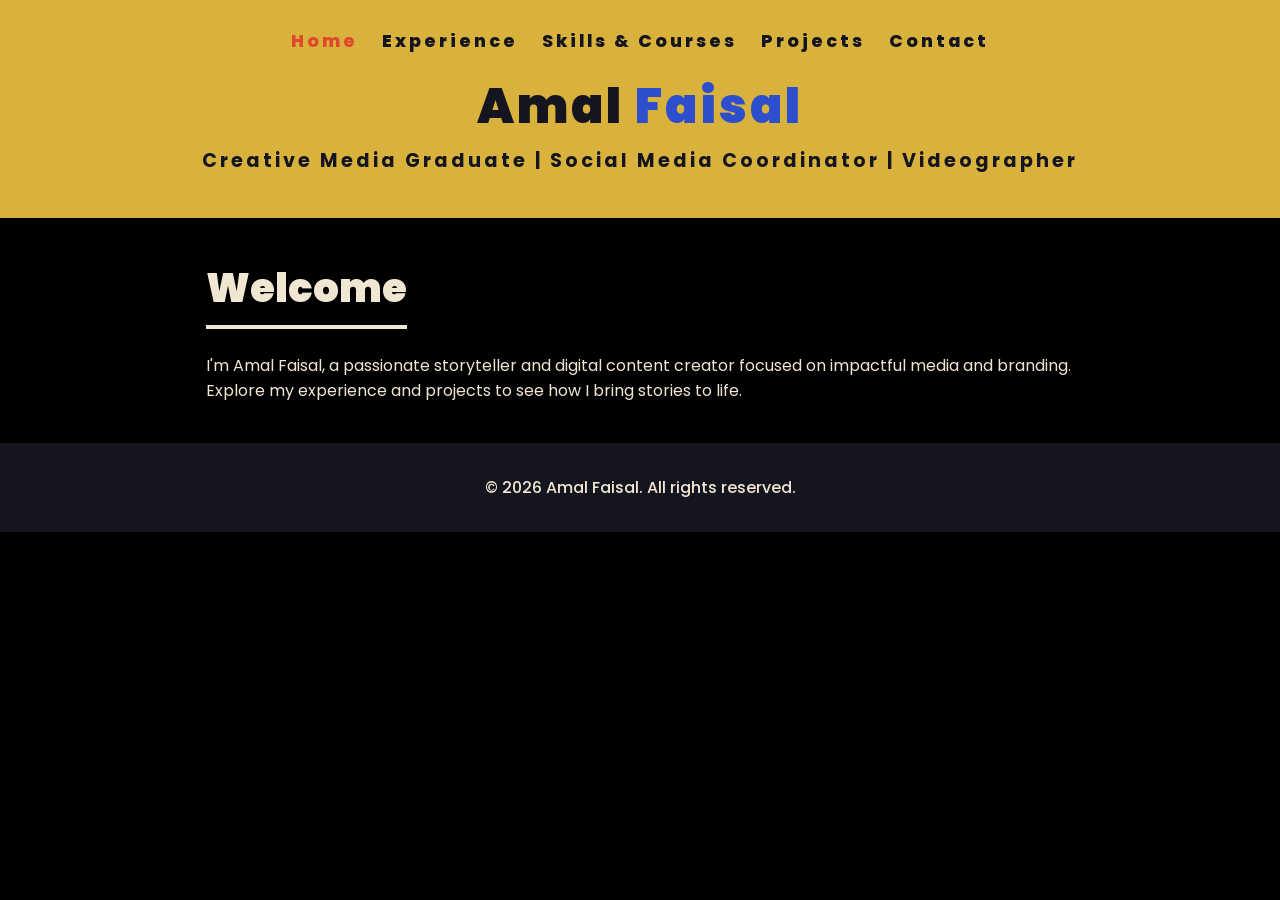
<file: index.html>
<!DOCTYPE html>
<html lang="en">
<head>
  <meta charset="UTF-8" />
  <meta name="viewport" content="width=device-width, initial-scale=1" />
  <title>Amal Faisal Portfolio - Home</title>
  <link rel="stylesheet" href="styles.css" />
  <link href="https://fonts.googleapis.com/css2?family=Poppins:wght@400;600;700&display=swap" rel="stylesheet" />
  <script src="transitions.js" defer></script>
</head>
<body class="page">

  <header class="site-header">
    <nav class="navbar">
      <ul class="nav-list">
        <li><a href="index.html" class="nav-link active">Home</a></li>
        <li><a href="experience.html" class="nav-link">Experience</a></li>
        <li><a href="skills.html" class="nav-link">Skills & Courses</a></li>
        <li><a href="projects.html" class="nav-link">Projects</a></li>
        <li><a href="contact.html" class="nav-link">Contact</a></li>
      </ul>
    </nav>
    <div class="header-content">
      <h1 class="header-name">Amal <span class="highlight-blue">Faisal</span></h1>
      <p class="header-subtitle">Creative Media Graduate | Social Media Coordinator | Videographer</p>
    </div>
  </header>

  <main class="main-content fade-in">
    <section class="intro">
      <h2 class="section-title">Welcome</h2>
      <p>
        I'm Amal Faisal, a passionate storyteller and digital content creator focused on impactful media and branding.
        Explore my experience and projects to see how I bring stories to life.
      </p>
    </section>
  </main>

  <footer class="site-footer">
    <p>© 2026 Amal Faisal. All rights reserved.</p>
  </footer>

</body>
</html>
</file>
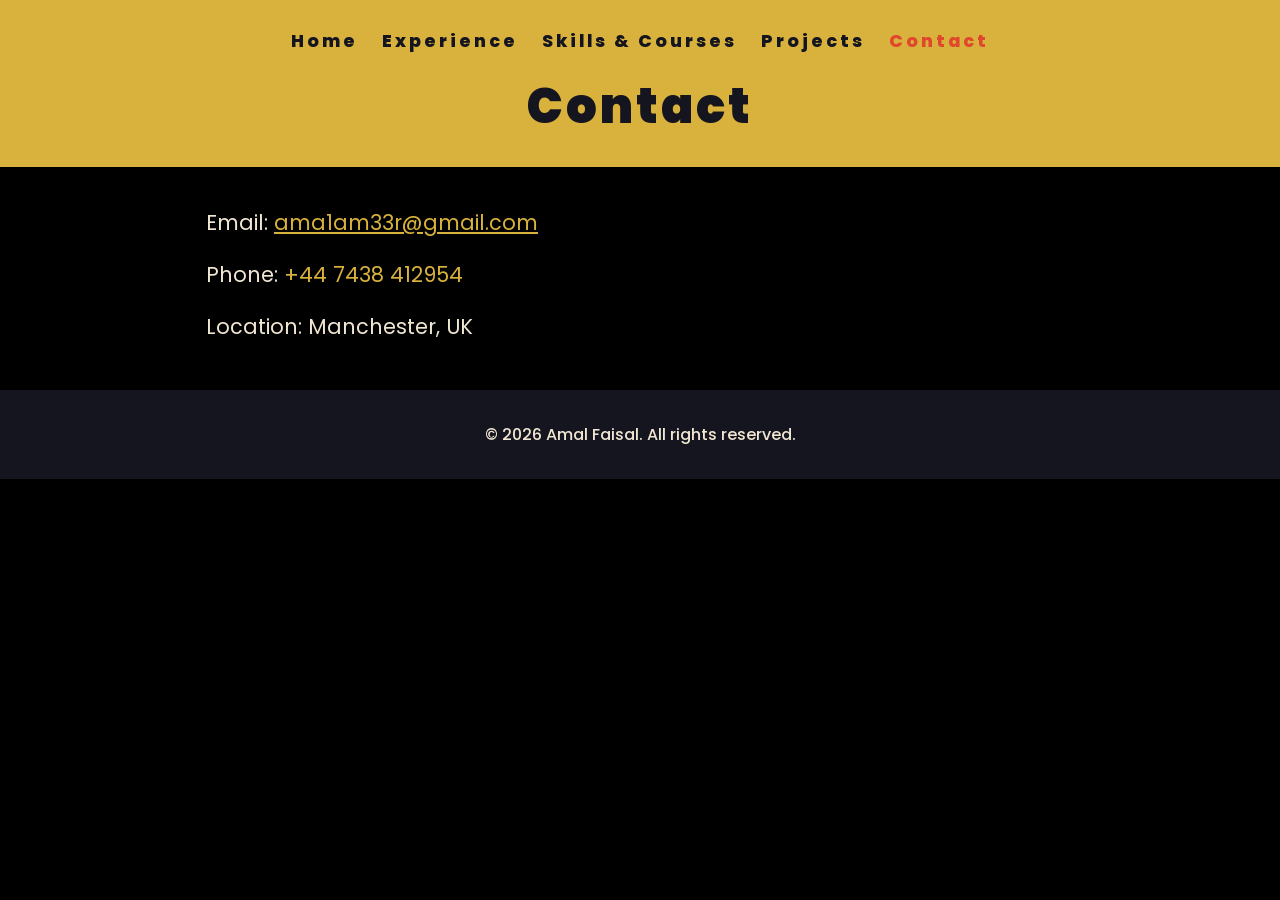
<file: contact.html>
<!DOCTYPE html>
<html lang="en">
<head>
<meta charset="UTF-8" />
<meta name="viewport" content="width=device-width, initial-scale=1" />
<title>Amal Faisal Portfolio - Contact</title>
<link rel="stylesheet" href="styles.css" />
<link href="https://fonts.googleapis.com/css2?family=Poppins:wght@400;600;700&display=swap" rel="stylesheet" />
<script src="transitions.js" defer></script>
</head>
<body class="page">

<header class="site-header">
  <nav class="navbar">
    <ul class="nav-list">
      <li><a href="index.html" class="nav-link">Home</a></li>
      <li><a href="experience.html" class="nav-link">Experience</a></li>
      <li><a href="skills.html" class="nav-link">Skills & Courses</a></li>
      <li><a href="projects.html" class="nav-link">Projects</a></li>
      <li><a href="contact.html" class="nav-link active">Contact</a></li>
    </ul>
  </nav>
  <div class="header-content">
    <h1 class="header-name">Contact</h1>
  </div>
</header>

<main class="main-content fade-in">
  <section class="section contact-info">
    <p>Email: <a href="mailto:ama1am33r@gmail.com" class="highlight-blue">ama1am33r@gmail.com</a></p>
    <p>Phone: <span class="highlight-gold">+44 7438 412954</span></p>
    <p>Location: Manchester, UK</p>
  </section>
</main>

<footer class="site-footer">
  <p>© 2026 Amal Faisal. All rights reserved.</p>
</footer>

</body>
</html>
</file>
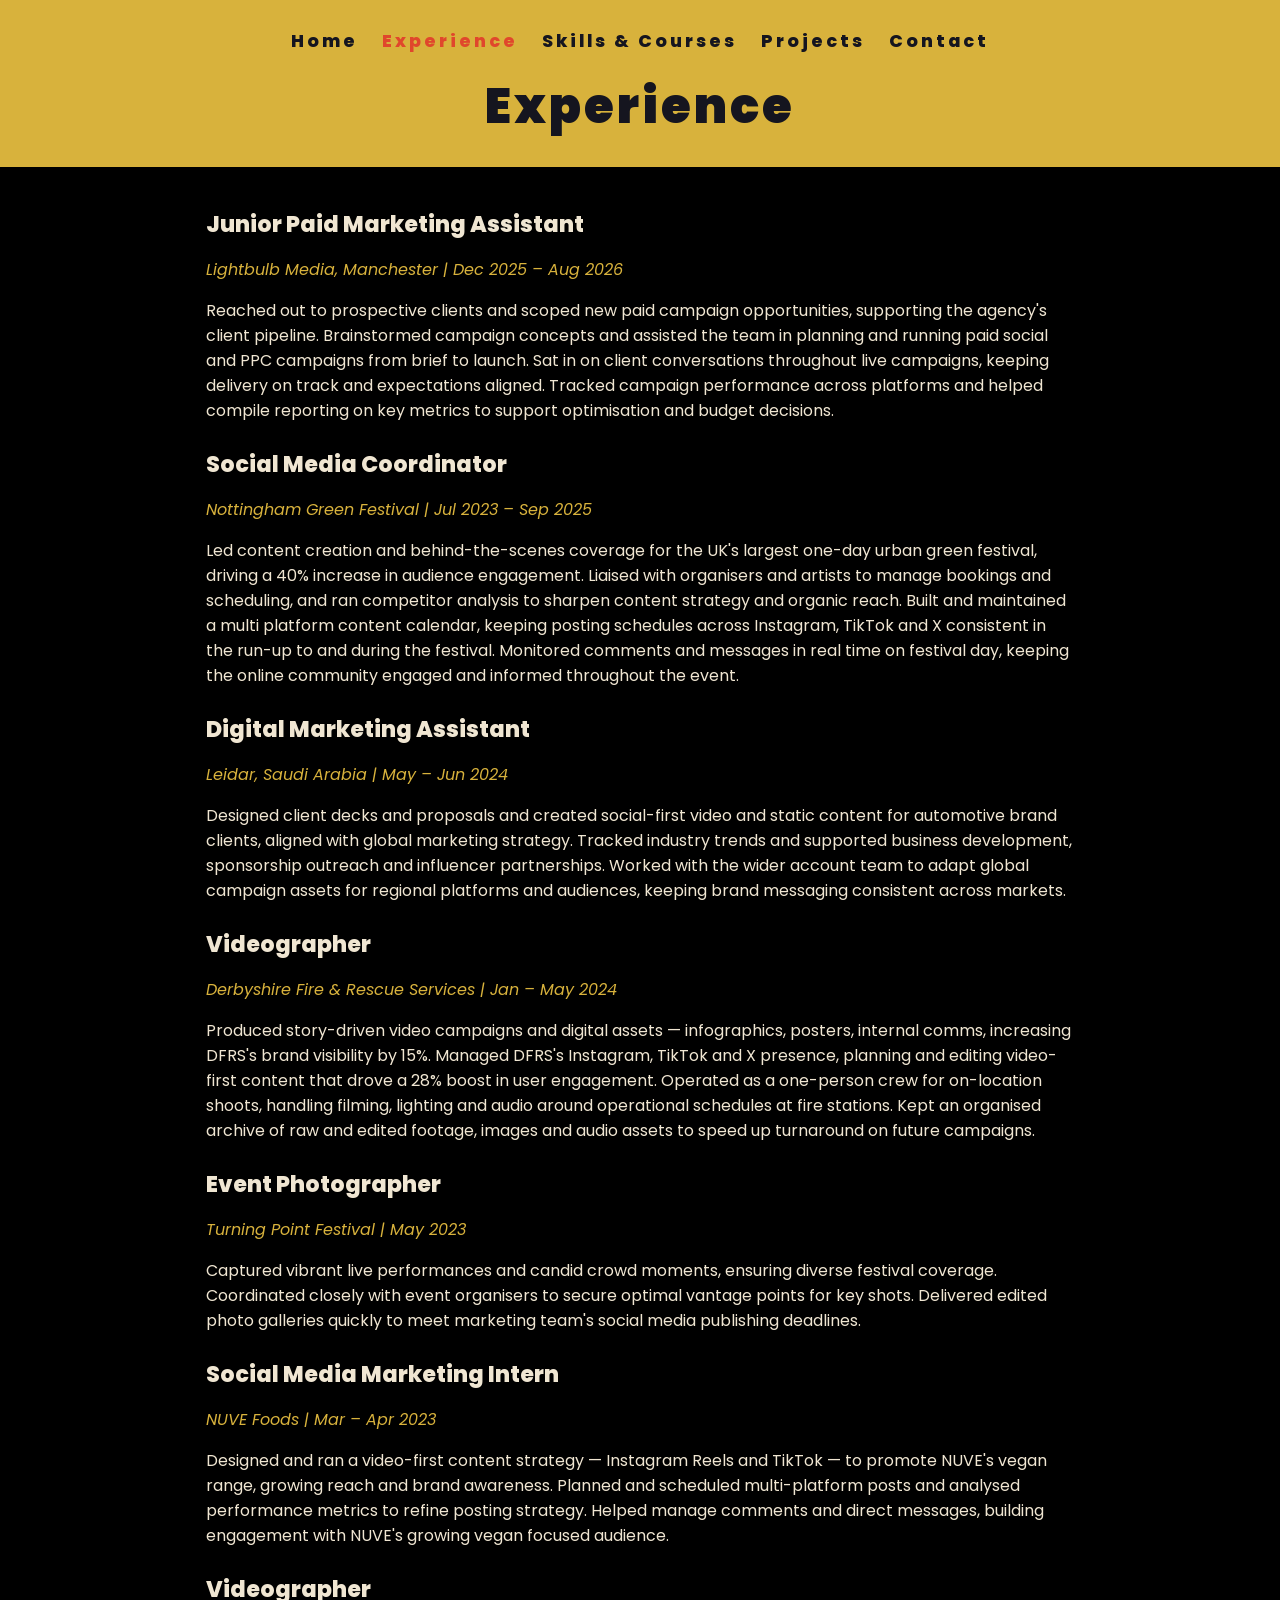
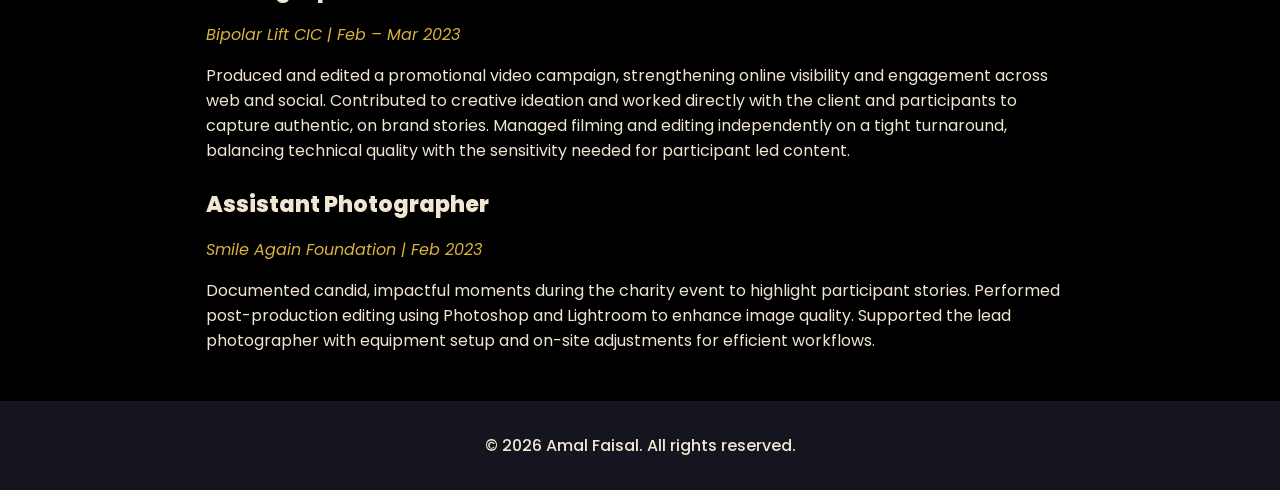
<file: experience.html>
<!DOCTYPE html>
<html lang="en">
<head>
<meta charset="UTF-8" />
<meta name="viewport" content="width=device-width, initial-scale=1" />
<title>Amal Faisal Portfolio - Experience</title>
<link rel="stylesheet" href="styles.css" />
<link href="https://fonts.googleapis.com/css2?family=Poppins:wght@400;600;700&display=swap" rel="stylesheet" />
<script src="transitions.js" defer></script>
</head>
<body class="page">

<header class="site-header">
  <nav class="navbar">
    <ul class="nav-list">
      <li><a href="index.html" class="nav-link">Home</a></li>
      <li><a href="experience.html" class="nav-link active">Experience</a></li>
      <li><a href="skills.html" class="nav-link">Skills & Courses</a></li>
      <li><a href="projects.html" class="nav-link">Projects</a></li>
      <li><a href="contact.html" class="nav-link">Contact</a></li>
    </ul>
  </nav>
  <div class="header-content">
    <h1 class="header-name">Experience</h1>
  </div>
</header>

<main class="main-content fade-in">
  <section class="section">
    <article class="job">
      <h3>Junior Paid Marketing Assistant</h3>
      <p class="job-company"><em>Lightbulb Media, Manchester</em> | Dec 2025 – Aug 2026</p>
      <p> Reached out to prospective clients and scoped new paid campaign opportunities,
supporting the agency's client pipeline.
Brainstormed campaign concepts and assisted the team in planning and running
paid social and PPC campaigns from brief to launch.
Sat in on client conversations throughout live campaigns, keeping delivery on track
and expectations aligned.
Tracked campaign performance across platforms and helped compile reporting on
key metrics to support optimisation and budget decisions.</p>
    </article>

    <article class="job">
      <h3>Social Media Coordinator</h3>
      <p class="job-company"><em>Nottingham Green Festival</em> | Jul 2023 – Sep 2025</p>
      <p> Led content creation and behind-the-scenes coverage for the UK's largest one-day
urban green festival, driving a 40% increase in audience engagement.
Liaised with organisers and artists to manage bookings and scheduling, and ran
competitor analysis to sharpen content strategy and organic reach.
Built and maintained a multi platform content calendar, keeping posting schedules
across Instagram, TikTok and X consistent in the run-up to and during the festival.
Monitored comments and messages in real time on festival day, keeping the online
community engaged and informed throughout the event.</p>
    </article>

    <article class="job">
      <h3>Digital Marketing Assistant</h3>
      <p class="job-company"><em>Leidar, Saudi Arabia</em> | May – Jun 2024</p>
      <p> Designed client decks and proposals and created social-first video and static
content for automotive brand clients, aligned with global marketing strategy.
Tracked industry trends and supported business development, sponsorship
outreach and influencer partnerships.
Worked with the wider account team to adapt global campaign assets for regional
platforms and audiences, keeping brand messaging consistent across markets.</p>
    </article>

    <article class="job">
      <h3>Videographer</h3>
      <p class="job-company"><em>Derbyshire Fire & Rescue Services</em> | Jan – May 2024</p>
      <p> Produced story-driven video campaigns and digital assets — infographics, posters,
internal comms, increasing DFRS's brand visibility by 15%.
Managed DFRS's Instagram, TikTok and X presence, planning and editing video-
first content that drove a 28% boost in user engagement.
Operated as a one-person crew for on-location shoots, handling filming, lighting
and audio around operational schedules at fire stations.
Kept an organised archive of raw and edited footage, images and audio assets to
speed up turnaround on future campaigns.</p>
    </article>

    <article class="job">
      <h3>Event Photographer</h3>
      <p class="job-company"><em>Turning Point Festival</em> | May 2023</p>
      <p> Captured vibrant live performances and candid crowd moments, ensuring diverse
festival coverage.
Coordinated closely with event organisers to secure optimal vantage points for key
shots.
Delivered edited photo galleries quickly to meet marketing team's social media
publishing deadlines.</p>
    </article>

    <article class="job">
      <h3>Social Media Marketing Intern</h3>
      <p class="job-company"><em>NUVE Foods</em> | Mar – Apr 2023</p>
      <p> Designed and ran a video-first content strategy — Instagram Reels and TikTok —
to promote NUVE's vegan range, growing reach and brand awareness.
Planned and scheduled multi-platform posts and analysed performance metrics to
refine posting strategy.
Helped manage comments and direct messages, building engagement with
NUVE's growing vegan focused audience.</p>
    </article>

    <article class="job">
      <h3>Videographer</h3>
      <p class="job-company"><em>Bipolar Lift CIC</em> | Feb – Mar 2023</p>
      <p> Produced and edited a promotional video campaign, strengthening online visibility
and engagement across web and social.
Contributed to creative ideation and worked directly with the client and participants
to capture authentic, on brand stories.
Managed filming and editing independently on a tight turnaround, balancing
technical quality with the sensitivity needed for participant led content. </p>
    </article>

    <article class="job">
      <h3>Assistant Photographer</h3>
      <p class="job-company"><em>Smile Again Foundation</em> | Feb 2023</p>
      <p>Documented candid, impactful moments during the charity event to highlight
participant stories.
Performed post-production editing using Photoshop and Lightroom to enhance
image quality.
Supported the lead photographer with equipment setup and on-site adjustments
for efficient workflows.</p>
    </article>
  </section>
</main>

<footer class="site-footer">
  <p>© 2026 Amal Faisal. All rights reserved.</p>
</footer>

</body>
</html>
</file>
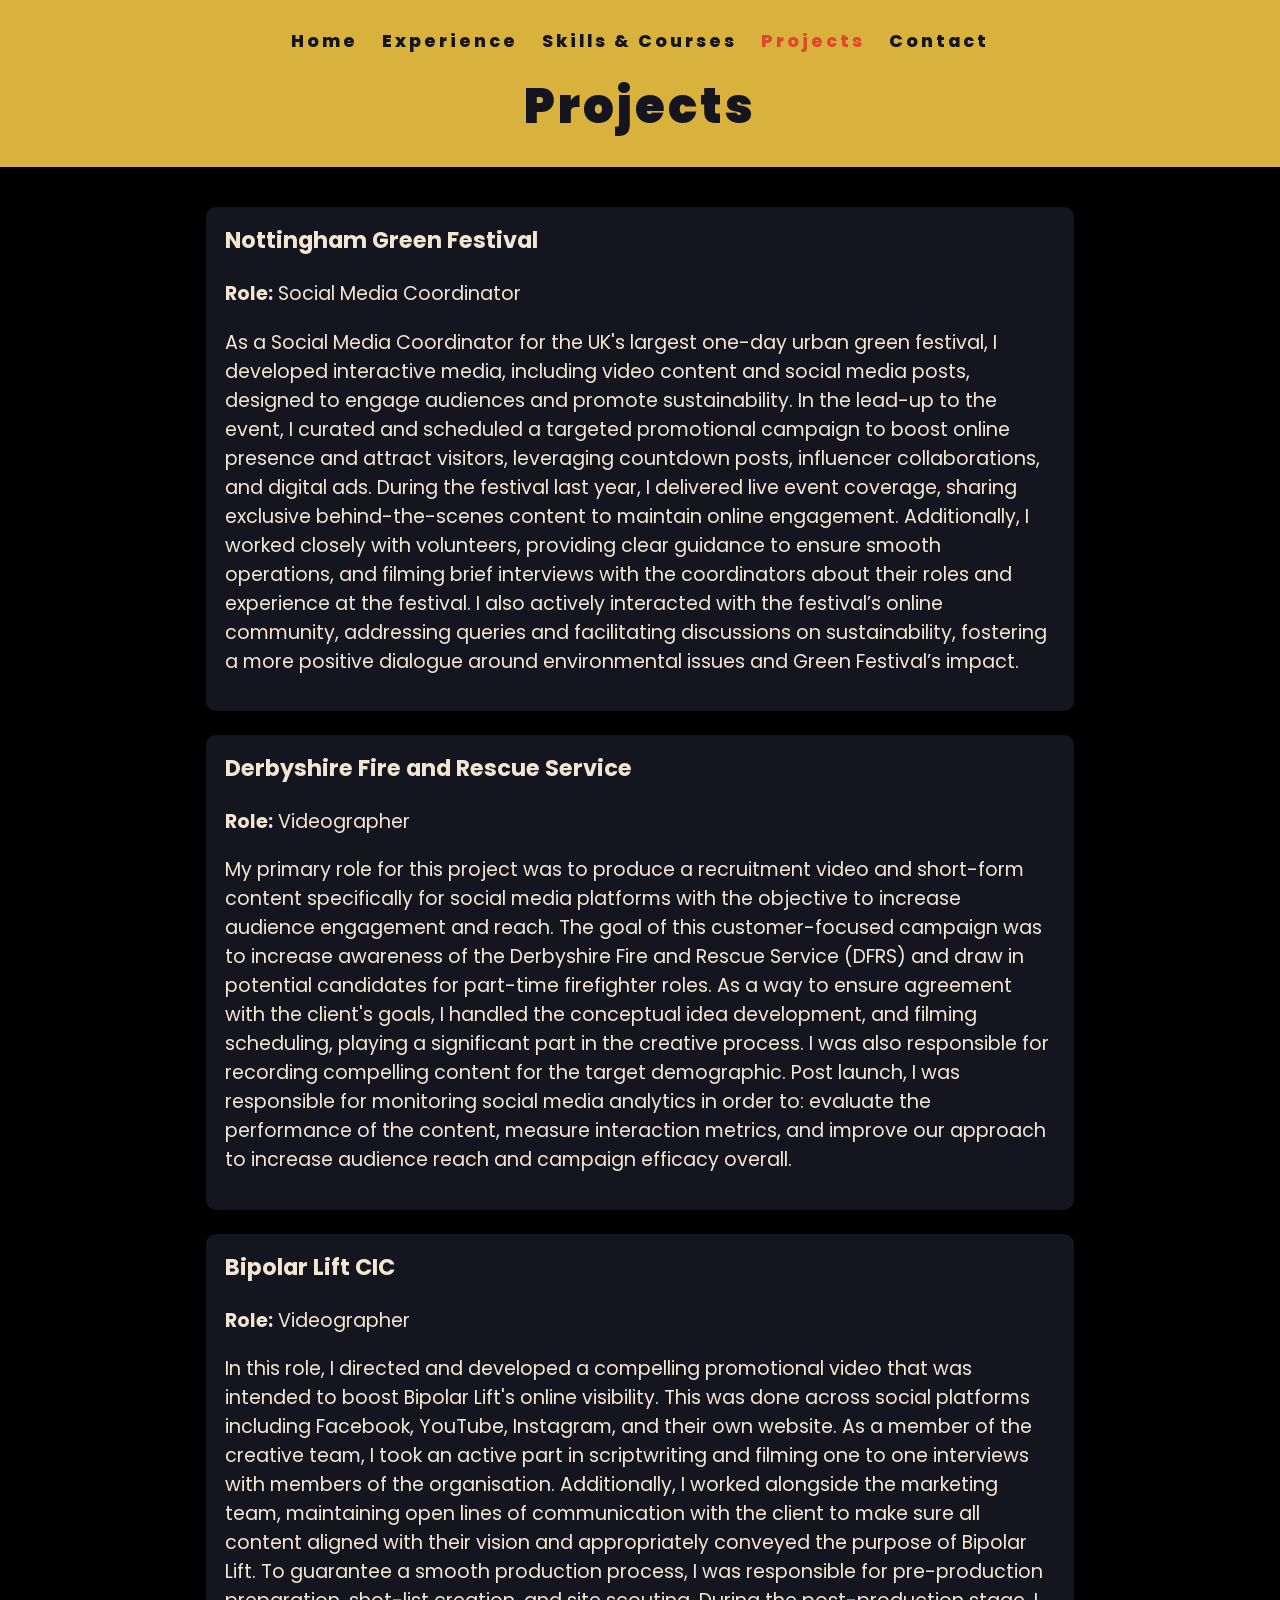
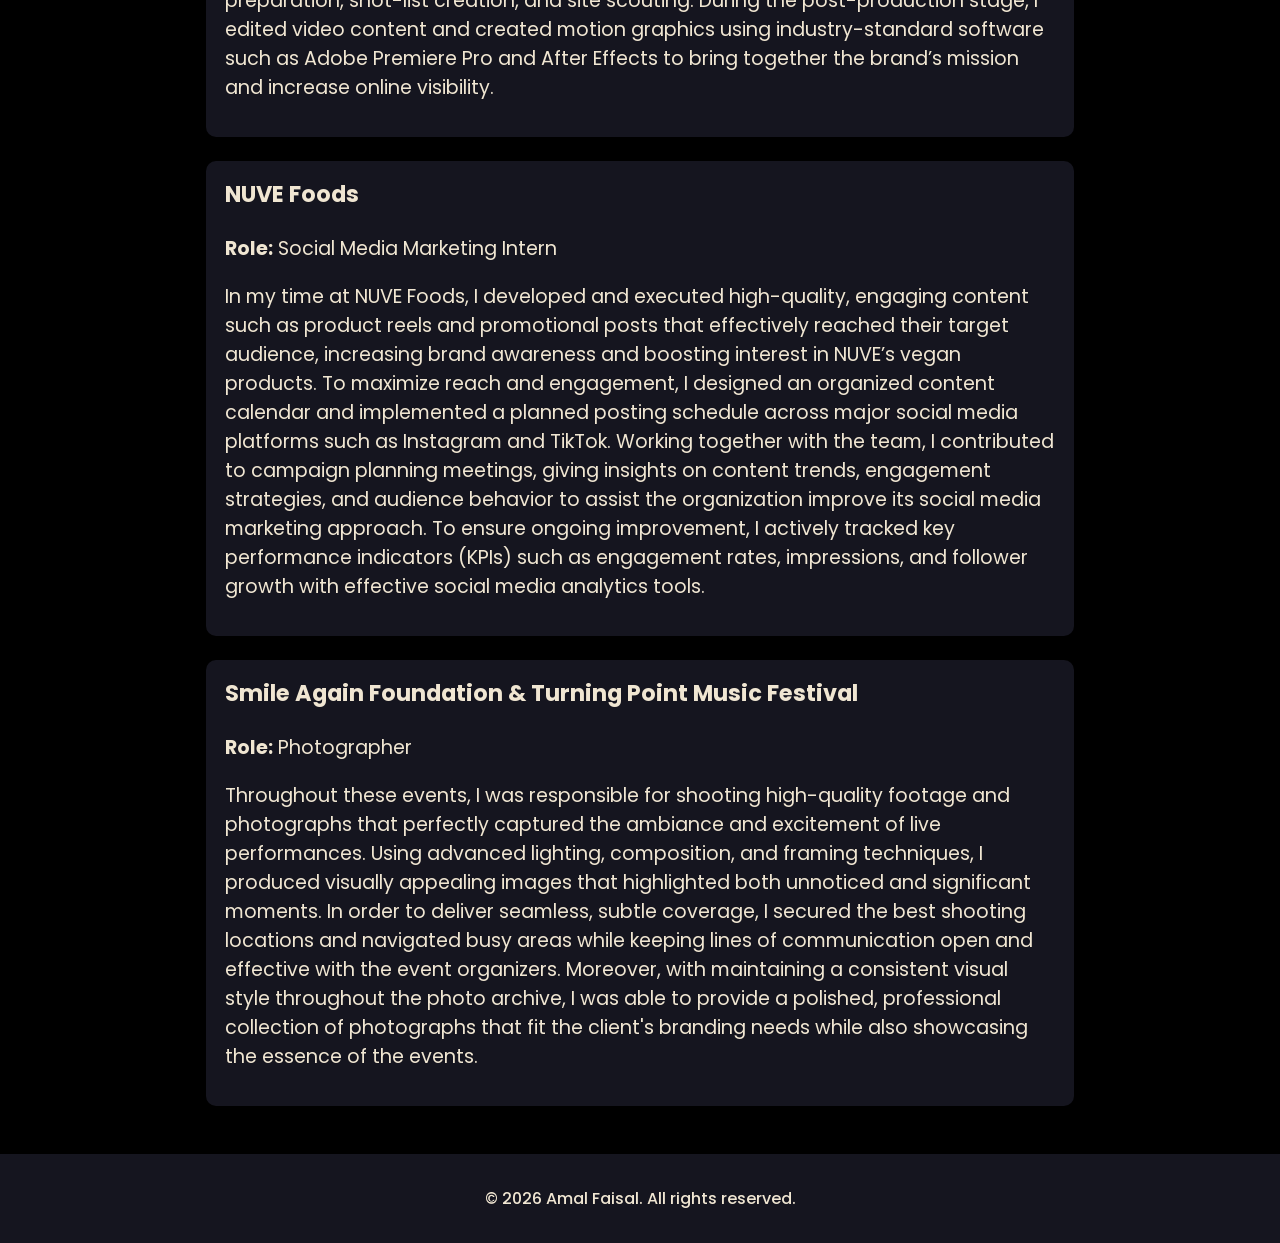
<file: projects.html>
<!DOCTYPE html>
<html lang="en">
<head>
<meta charset="UTF-8" />
<meta name="viewport" content="width=device-width, initial-scale=1" />
<title>Amal Faisal Portfolio - Projects</title>
<link rel="stylesheet" href="styles.css" />
<link href="https://fonts.googleapis.com/css2?family=Poppins:wght@400;600;700&display=swap" rel="stylesheet" />
<script src="transitions.js" defer></script>
</head>
<body class="page">

<header class="site-header">
  <nav class="navbar">
    <ul class="nav-list">
      <li><a href="index.html" class="nav-link">Home</a></li>
      <li><a href="experience.html" class="nav-link">Experience</a></li>
      <li><a href="skills.html" class="nav-link">Skills & Courses</a></li>
      <li><a href="projects.html" class="nav-link active">Projects</a></li>
      <li><a href="contact.html" class="nav-link">Contact</a></li>
    </ul>
  </nav>
  <div class="header-content">
    <h1 class="header-name">Projects</h1>
  </div>
</header>

<main class="main-content fade-in">
  <section class="section">

    <div class="project-card fade-in">
      <h3>Nottingham Green Festival</h3>
      <p><strong>Role:</strong> Social Media Coordinator</p>
      <p>As a Social Media Coordinator for the UK's largest one-day urban green festival, I developed interactive media, including video content and social media posts, designed to engage audiences and promote sustainability. In the lead-up to the event, I curated and scheduled a targeted promotional campaign to boost online presence and attract visitors, leveraging countdown posts, influencer collaborations, and digital ads. During the festival last year, I delivered live event coverage, sharing exclusive behind-the-scenes content to maintain online engagement. Additionally, I worked closely with volunteers, providing clear guidance to ensure smooth operations, and filming brief interviews with the coordinators about their roles and experience at the festival. I also actively interacted with the festival’s online community, addressing queries and facilitating discussions on sustainability, fostering a more positive dialogue around environmental issues and Green Festival’s impact.</p>
    </div>

    <div class="project-card fade-in">
      <h3>Derbyshire Fire and Rescue Service</h3>
      <p><strong>Role:</strong> Videographer</p>
      <p>My primary role for this project was to produce a recruitment video and short-form content specifically for social media platforms with the objective to increase audience engagement and reach. The goal of this customer-focused campaign was to increase awareness of the Derbyshire Fire and Rescue Service (DFRS) and draw in potential candidates for part-time firefighter roles. As a way to ensure agreement with the client's goals, I handled the conceptual idea development, and filming scheduling, playing a significant part in the creative process. I was also responsible for recording compelling content for the target demographic. Post launch, I was responsible for monitoring social media analytics in order to: evaluate the performance of the content, measure interaction metrics, and improve our approach to increase audience reach and campaign efficacy overall.</p>
    </div>

    <div class="project-card fade-in">
      <h3>Bipolar Lift CIC</h3>
      <p><strong>Role:</strong> Videographer</p>
      <p>In this role, I directed and developed a compelling promotional video that was intended to boost Bipolar Lift's online visibility. This was done across social platforms including Facebook, YouTube, Instagram, and their own website. As a member of the creative team, I took an active part in scriptwriting and filming one to one interviews with members of the organisation. Additionally, I worked alongside the marketing team, maintaining open lines of communication with the client to make sure all content aligned with their vision and appropriately conveyed the purpose of Bipolar Lift. To guarantee a smooth production process, I was responsible for pre-production preparation, shot-list creation, and site scouting. During the post-production stage, I edited video content and created motion graphics using industry-standard software such as Adobe Premiere Pro and After Effects to bring together the brand’s mission and increase online visibility.</p>
    </div>

    <div class="project-card fade-in">
      <h3>NUVE Foods</h3>
      <p><strong>Role:</strong> Social Media Marketing Intern</p>
      <p>In my time at NUVE Foods, I developed and executed high-quality, engaging content such as product reels and promotional posts that effectively reached their target audience, increasing brand awareness and boosting interest in NUVE’s vegan products. To maximize reach and engagement, I designed an organized content calendar and implemented a planned posting schedule across major social media platforms such as Instagram and TikTok. Working together with the team, I contributed to campaign planning meetings, giving insights on content trends, engagement strategies, and audience behavior to assist the organization improve its social media marketing approach. To ensure ongoing improvement, I actively tracked key performance indicators (KPIs) such as engagement rates, impressions, and follower growth with effective social media analytics tools.</p>
    </div>

    <div class="project-card fade-in">
      <h3>Smile Again Foundation & Turning Point Music Festival</h3>
      <p><strong>Role:</strong> Photographer</p>
      <p>Throughout these events, I was responsible for shooting high-quality footage and photographs that perfectly captured the ambiance and excitement of live performances. Using advanced lighting, composition, and framing techniques, I produced visually appealing images that highlighted both unnoticed and significant moments. In order to deliver seamless, subtle coverage, I secured the best shooting locations and navigated busy areas while keeping lines of communication open and effective with the event organizers. Moreover, with maintaining a consistent visual style throughout the photo archive, I was able to provide a polished, professional collection of photographs that fit the client's branding needs while also showcasing the essence of the events.</p>
    </div>

  </section>
</main>

<footer class="site-footer">
  <p>© 2026 Amal Faisal. All rights reserved.</p>
</footer>

</body>
</html>
</file>
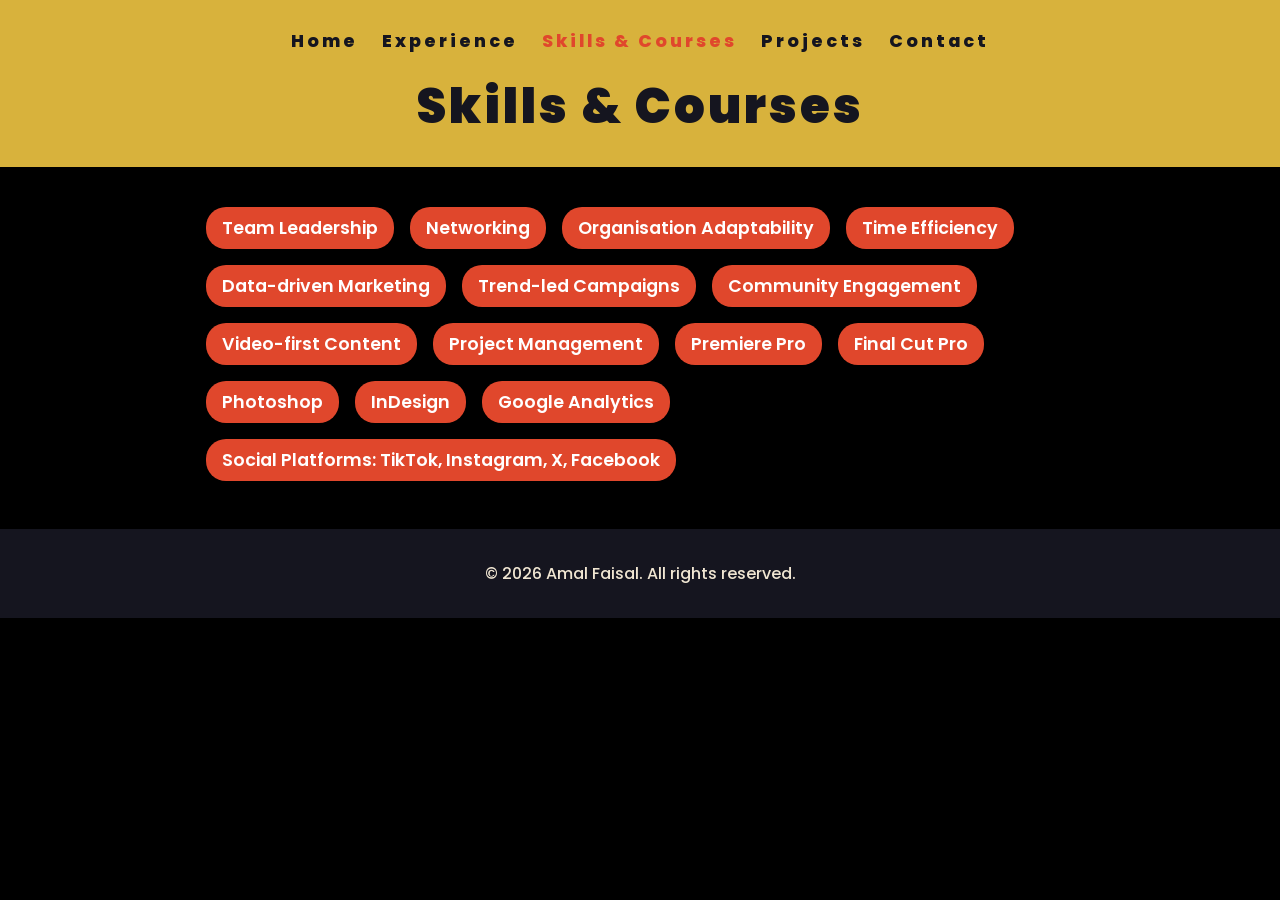
<file: skills.html>
<!DOCTYPE html>
<html lang="en">
<head>
<meta charset="UTF-8" />
<meta name="viewport" content="width=device-width, initial-scale=1" />
<title>Amal Faisal Portfolio - Skills & Courses</title>
<link rel="stylesheet" href="styles.css" />
<link href="https://fonts.googleapis.com/css2?family=Poppins:wght@400;600;700&display=swap" rel="stylesheet" />
<script src="transitions.js" defer></script>
</head>
<body class="page">

<header class="site-header">
  <nav class="navbar">
    <ul class="nav-list">
      <li><a href="index.html" class="nav-link">Home</a></li>
      <li><a href="experience.html" class="nav-link">Experience</a></li>
      <li><a href="skills.html" class="nav-link active">Skills & Courses</a></li>
      <li><a href="projects.html" class="nav-link">Projects</a></li>
      <li><a href="contact.html" class="nav-link">Contact</a></li>
    </ul>
  </nav>
  <div class="header-content">
    <h1 class="header-name">Skills & Courses</h1>
  </div>
</header>

<main class="main-content fade-in">
  <section class="section">
    <ul class="skills-list">
      <li>Team Leadership</li>
      <li>Networking</li>
      <li>Organisation Adaptability</li>
      <li>Time Efficiency</li>
      <li>Data-driven Marketing</li>
      <li>Trend-led Campaigns</li>
      <li>Community Engagement</li>
      <li>Video-first Content</li>
      <li>Project Management</li>
      <li>Premiere Pro</li>
      <li>Final Cut Pro</li>
      <li>Photoshop</li>
      <li>InDesign</li>
      <li>Google Analytics</li>
      <li>Social Platforms: TikTok, Instagram, X, Facebook</li>
    </ul>
  </section>
</main>

<footer class="site-footer">
  <p>© 2026 Amal Faisal. All rights reserved.</p>
</footer>

</body>
</html>
</file>
<file: styles.css>
:root {
  --navy: #15151f;
  --cream: #f0e6d2;
  --red: #e0472c;
  --blue: #2d4fce;
  --gold: #d8b23c;
  --font-family: 'Poppins', sans-serif;
}

/* Reset */
* {
  box-sizing: border-box;
}

html, body {
  margin: 0;
  padding: 0;
  font-family: var(--font-family);
  background-color: #000000;
  color: var(--cream);
  scroll-behavior: smooth;
}

a {
  color: var(--blue);
  text-decoration: none;
}

a:hover,
a:focus {
  text-decoration: underline;
  outline: none;
}

.site-header {
  background-color: var(--gold);
  color: var(--navy);
  padding: 1.5rem 1rem;
  text-align: center;
  position: sticky;
  top: 0;
  z-index: 1000;
  font-weight: 700;
  letter-spacing: 3px;
  font-size: 1.3rem;
}

.navbar {
  margin-bottom: 0.8rem;
}

.nav-list {
  list-style: none;
  display: flex;
  flex-wrap: wrap; /* CHANGED: lets the links wrap on small screens instead of overflowing */
  justify-content: center;
  gap: 0.5rem 1.5rem;
  padding: 0;
  margin: 0 0 1rem 0;
}

.nav-link {
  color: var(--navy);
  font-weight: 800;
  font-size: 1.1rem;
}

.nav-link.active,
.nav-link:hover,
.nav-link:focus {
  color: var(--red);
}

.header-name {
  font-size: 3rem;
  margin: 0;
  font-weight: 900;
}

.highlight-red {
  color: var(--red);
}

.highlight-blue {
  color: var(--blue);
}

.highlight-gold {
  color: var(--gold);
}

.header-subtitle {
  font-size: 1.2rem;
  font-weight: 700;
  color: var(--navy);
  margin-top: 0.2rem;
}

.main-content {
  max-width: 900px;
  margin: 2.5rem auto;
  padding: 0 1rem;
}

.section {
  margin-bottom: 3rem;
}

.section-title {
  font-size: 2.5rem;
  border-bottom: 4px solid;
  padding-bottom: 0.4rem;
  max-width: fit-content;
  margin-bottom: 1.5rem;
  font-weight: 900;
}

.section-title.red {
  border-color: var(--red);
  color: var(--red);
}

.section-title.blue {
  border-color: var(--blue);
  color: var(--blue);
}

.section-title.gold {
  border-color: var(--gold);
  color: var(--gold);
}

.section-title.navy {
  border-color: var(--navy);
  color: var(--navy);
}

.job {
  margin-bottom: 1.5rem;
}

.job h3 {
  font-size: 1.4rem;
  font-weight: 800;
  margin-bottom: 0.2rem;
}

.job-company {
  font-style: italic;
  color: var(--gold);
  font-size: 1rem;
  margin-bottom: 0.4rem;
}

.skills-list {
  list-style: none;
  padding: 0;
  display: flex;
  flex-wrap: wrap;
  gap: 1rem;
}

.skills-list li {
  background-color: var(--red);
  color: white;
  padding: 8px 16px;
  border-radius: 20px;
  font-weight: 600;
  font-size: 1.1rem;
  box-shadow: 1px 1px 3px rgba(0, 0, 0, 0.3);
}

.project-card {
  background: var(--navy);
  color: var(--cream);
  padding: 1rem 1.2rem;
  border-radius: 10px;
  margin-top: 1.5rem;
  font-size: 1.2rem;
  box-shadow: 1px 1px 8px rgba(0, 0, 0, 0.7);
}

.project-card h3 {
  margin-top: 0;
}

.site-footer {
  background-color: var(--navy);
  color: var(--cream);
  text-align: center;
  padding: 1rem;
  font-weight: 500;
  font-size: 1rem;
}

/* Fade-in Animation */
.fade-in {
  opacity: 0;
  transform: translateY(20px);
  transition: all 0.7s ease-out;
}

.fade-in.visible {
  opacity: 1;
  transform: translateY(0);
}

/* Page transitions */
.page {
  transition: opacity 0.5s ease, transform 0.5s ease;
}

.page.fade-in {
  opacity: 1;
  transform: scale(1);
}

/* CHANGED: was just .page-exit, which was overridden by .page.fade-in so the exit fade never showed */
.page.page-exit {
  opacity: 0;
  transform: scale(0.9);
}

/* CHANGED: Contact page - larger text and readable links on the black background */
.contact-info {
  font-size: 1.3rem;
}

.contact-info a {
  color: var(--gold);
  text-decoration: underline;
}

.contact-info a:hover,
.contact-info a:focus {
  color: var(--red);
}
</file>
